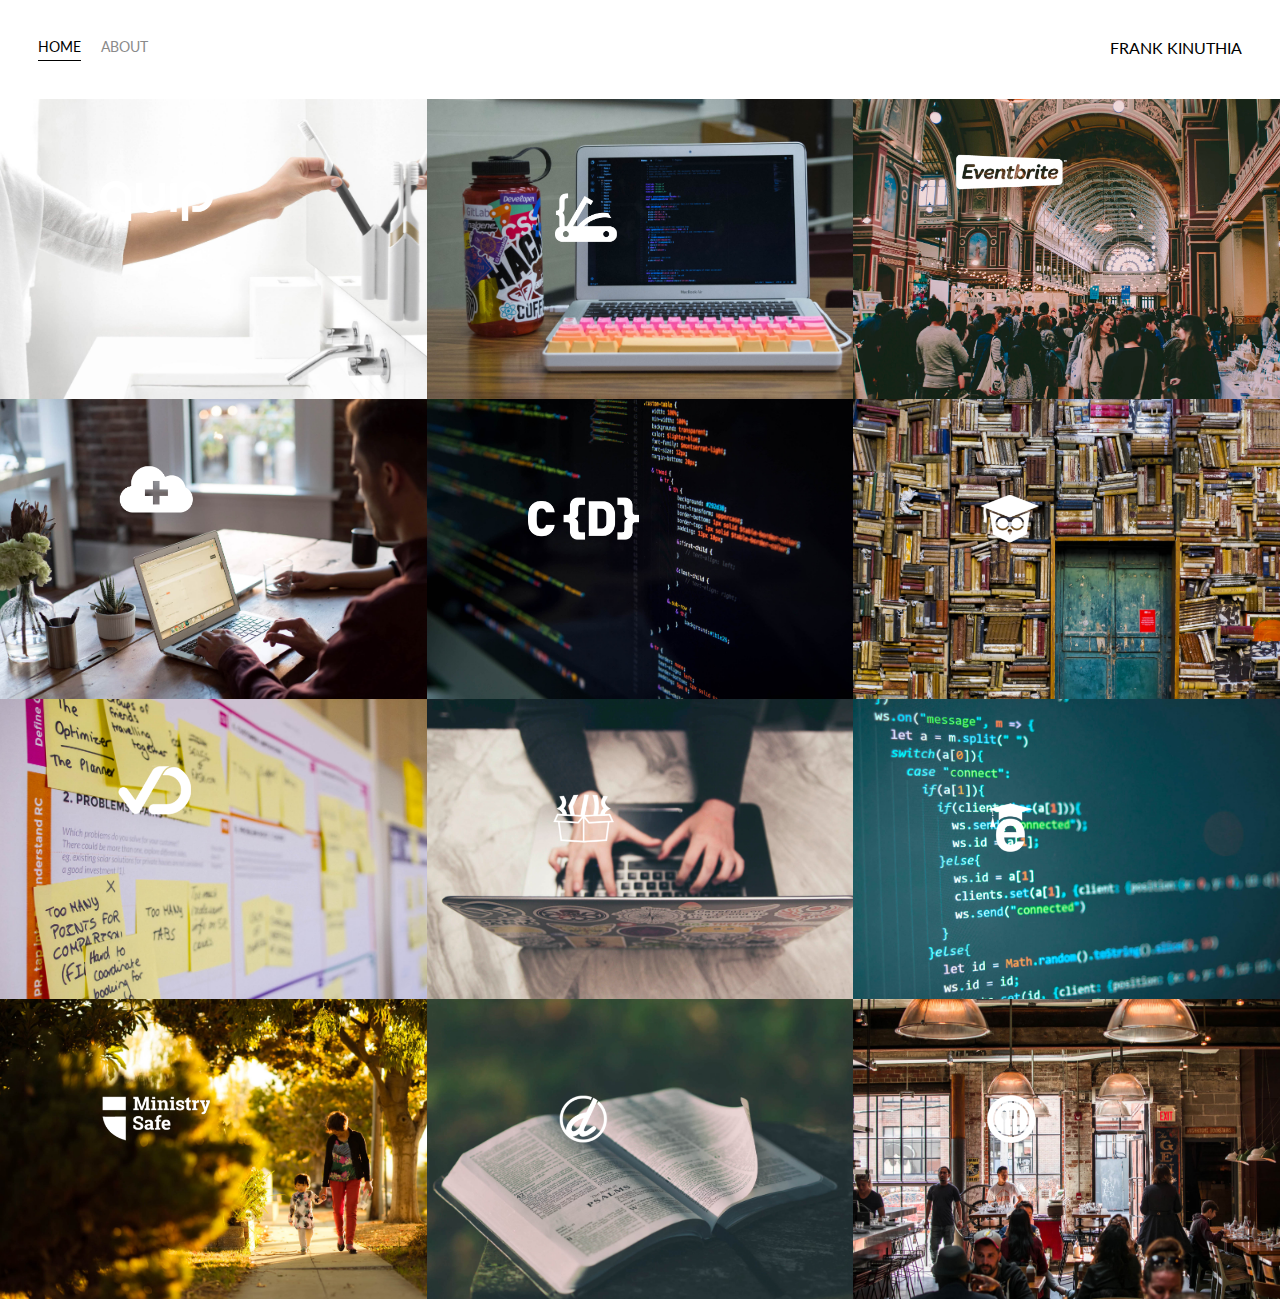
<file: index.html>
<!DOCTYPE html>
<html lang="en">
  <head>
    <meta charset="UTF-8" />
    <title>Portfolio Homepage</title>
    <link
      href="https://fonts.googleapis.com/css?family=Lato"
      rel="stylesheet"
    />
    <link rel="stylesheet" href="styles.css" />
  </head>

  <body>
    <div class="container">
      <div class="nav-wrapper">
        <div class="left-side">
          <div class="nav-link-wrapper active-nav-link">
            <a href="index.html">Home</a>
          </div>

          <div class="nav-link-wrapper">
            <a href="about.html">About</a>
          </div>
        </div>

        <div class="right-side">
          <div class="brand">FRANK KINUTHIA</div>
        </div>
      </div>

      <div class="content-wrapper">
        <div class="portfolio-items-wrapper">
          <div class="portfolio-item-wrapper">
            <div
              class="portfolio-img-background"
              style="background-image: url(images/portfolio1.jpg)"
            ></div>

            <div class="img-text-wrapper">
              <div class="logo-wrapper">
                <img src="images/logos/quip.png" alt="" />
              </div>

              <div class="subtitle">
                I built the Quip Ecommerce platform, named a Top 25 Invention by
                Time Magazine in 2016.
              </div>
            </div>
          </div>

          <div class="portfolio-item-wrapper">
            <div
              class="portfolio-img-background"
              style="background-image: url(images/portfolio2.jpg)"
            ></div>
            <div class="img-text-wrapper">
              <div class="logo-wrapper">
                <img src="images/logos/devcamp.png" alt="" />
              </div>

              <div class="subtitle">
                Coding bootcamp and learning management system.
              </div>
            </div>
          </div>

          <div class="portfolio-item-wrapper">
            <div
              class="portfolio-img-background"
              style="background-image: url(images/portfolio3.jpg)"
            ></div>
            <div class="img-text-wrapper">
              <div class="logo-wrapper">
                <img src="images/logos/eventbrite.png" alt="" />
              </div>

              <div class="subtitle">
                Eventbrite is the leading event management platform on the web
                with millions of individuals utilizing their applications to
                find, register or, and management events in numerous industries.
              </div>
            </div>
          </div>

          <div class="portfolio-item-wrapper">
            <div
              class="portfolio-img-background"
              style="background-image: url(images/portfolio4.jpg)"
            ></div>
            <div class="img-text-wrapper">
              <div class="logo-wrapper">
                <img src="images/logos/shop-hacker.png" alt="" />
              </div>

              <div class="subtitle">
                Shop Hacker allows you to easily import digital products such as
                elearning courses, software, and games directly into your
                ecommerce store.
              </div>
            </div>
          </div>

          <div class="portfolio-item-wrapper">
            <div
              class="portfolio-img-background"
              style="background-image: url(images/portfolio5.jpg)"
            ></div>
            <div class="img-text-wrapper">
              <div class="logo-wrapper">
                <img src="images/logos/crondose.png" alt="" />
              </div>

              <div class="subtitle">
                Online tutorials and productivity tips.
              </div>
            </div>
          </div>

          <div class="portfolio-item-wrapper">
            <div
              class="portfolio-img-background"
              style="background-image: url(images/portfolio6.jpg)"
            ></div>
            <div class="img-text-wrapper">
              <div class="logo-wrapper">
                <img src="images/logos/dailysmarty.png" alt="" />
              </div>

              <div class="subtitle">
                Keep track of what you learn every day.
              </div>
            </div>
          </div>

          <div class="portfolio-item-wrapper">
            <div
              class="portfolio-img-background"
              style="background-image: url(images/portfolio7.jpg)"
            ></div>
            <div class="img-text-wrapper">
              <div class="logo-wrapper">
                <img src="images/logos/dashtrack.png" alt="" />
              </div>

              <div class="subtitle">
                What you track improves. DashTrack is a journal that makes it
                easy to track your daily tasks and make the most of your time
                each day.
              </div>
            </div>
          </div>

          <div class="portfolio-item-wrapper">
            <div
              class="portfolio-img-background"
              style="background-image: url(images/portfolio8.jpg)"
            ></div>
            <div class="img-text-wrapper">
              <div class="logo-wrapper">
                <img src="images/logos/devtrunk.png" alt="" />
              </div>

              <div class="subtitle">Online shop for developer happiness.</div>
            </div>
          </div>

          <div class="portfolio-item-wrapper">
            <div
              class="portfolio-img-background"
              style="background-image: url(images/portfolio9.jpg)"
            ></div>
            <div class="img-text-wrapper">
              <div class="logo-wrapper">
                <img src="images/logos/edutechional.png" alt="" />
              </div>

              <div class="subtitle">Online technology tutorials.</div>
            </div>
          </div>

          <div class="portfolio-item-wrapper">
            <div
              class="portfolio-img-background"
              style="background-image: url(images/portfolio10.jpg)"
            ></div>
            <div class="img-text-wrapper">
              <div class="logo-wrapper">
                <img src="images/logos/ministry-safe.png" alt="" />
              </div>

              <div class="subtitle">
                A complete child safety system for organizations.
              </div>
            </div>
          </div>

          <div class="portfolio-item-wrapper">
            <div
              class="portfolio-img-background"
              style="background-image: url(images/portfolio11.jpg)"
            ></div>
            <div class="img-text-wrapper">
              <div class="logo-wrapper">
                <img src="images/logos/open-devos.png" alt="" />
              </div>

              <div class="subtitle">Publish and share daily devotionals.</div>
            </div>
          </div>

          <div class="portfolio-item-wrapper">
            <div
              class="portfolio-img-background"
              style="background-image: url(images/portfolio12.jpg)"
            ></div>
            <div class="img-text-wrapper">
              <div class="logo-wrapper">
                <img src="images/logos/toastability.png" alt="" />
              </div>

              <div class="subtitle">
                Easy way to manage the digital life of your bar or restaurant.
              </div>
            </div>
          </div>
        </div>
      </div>
    </div>
  </body>

  <script>
    const portfolioItems = document.querySelectorAll(".portfolio-item-wrapper");
  
    portfolioItems.forEach(portfolioItem => {
        portfolioItem.addEventListener("mouseover", () => {
            // console.log(portfolioItem);
            // consolle.log(portfolioItem.childNodes[1]);
            // console.log(portfolioItem.childNodes[1].classList);
            portfolioItem.childNodes[1].classList.add("img-darken");
        })
    })

    portfolioItems.forEach(portfolioItem => {
        portfolioItem.addEventListener("mouseout", () => {
            portfolioItem.childNodes[1].classList.remove("img-darken");
        })
    })
  </script>
</html>
</file>
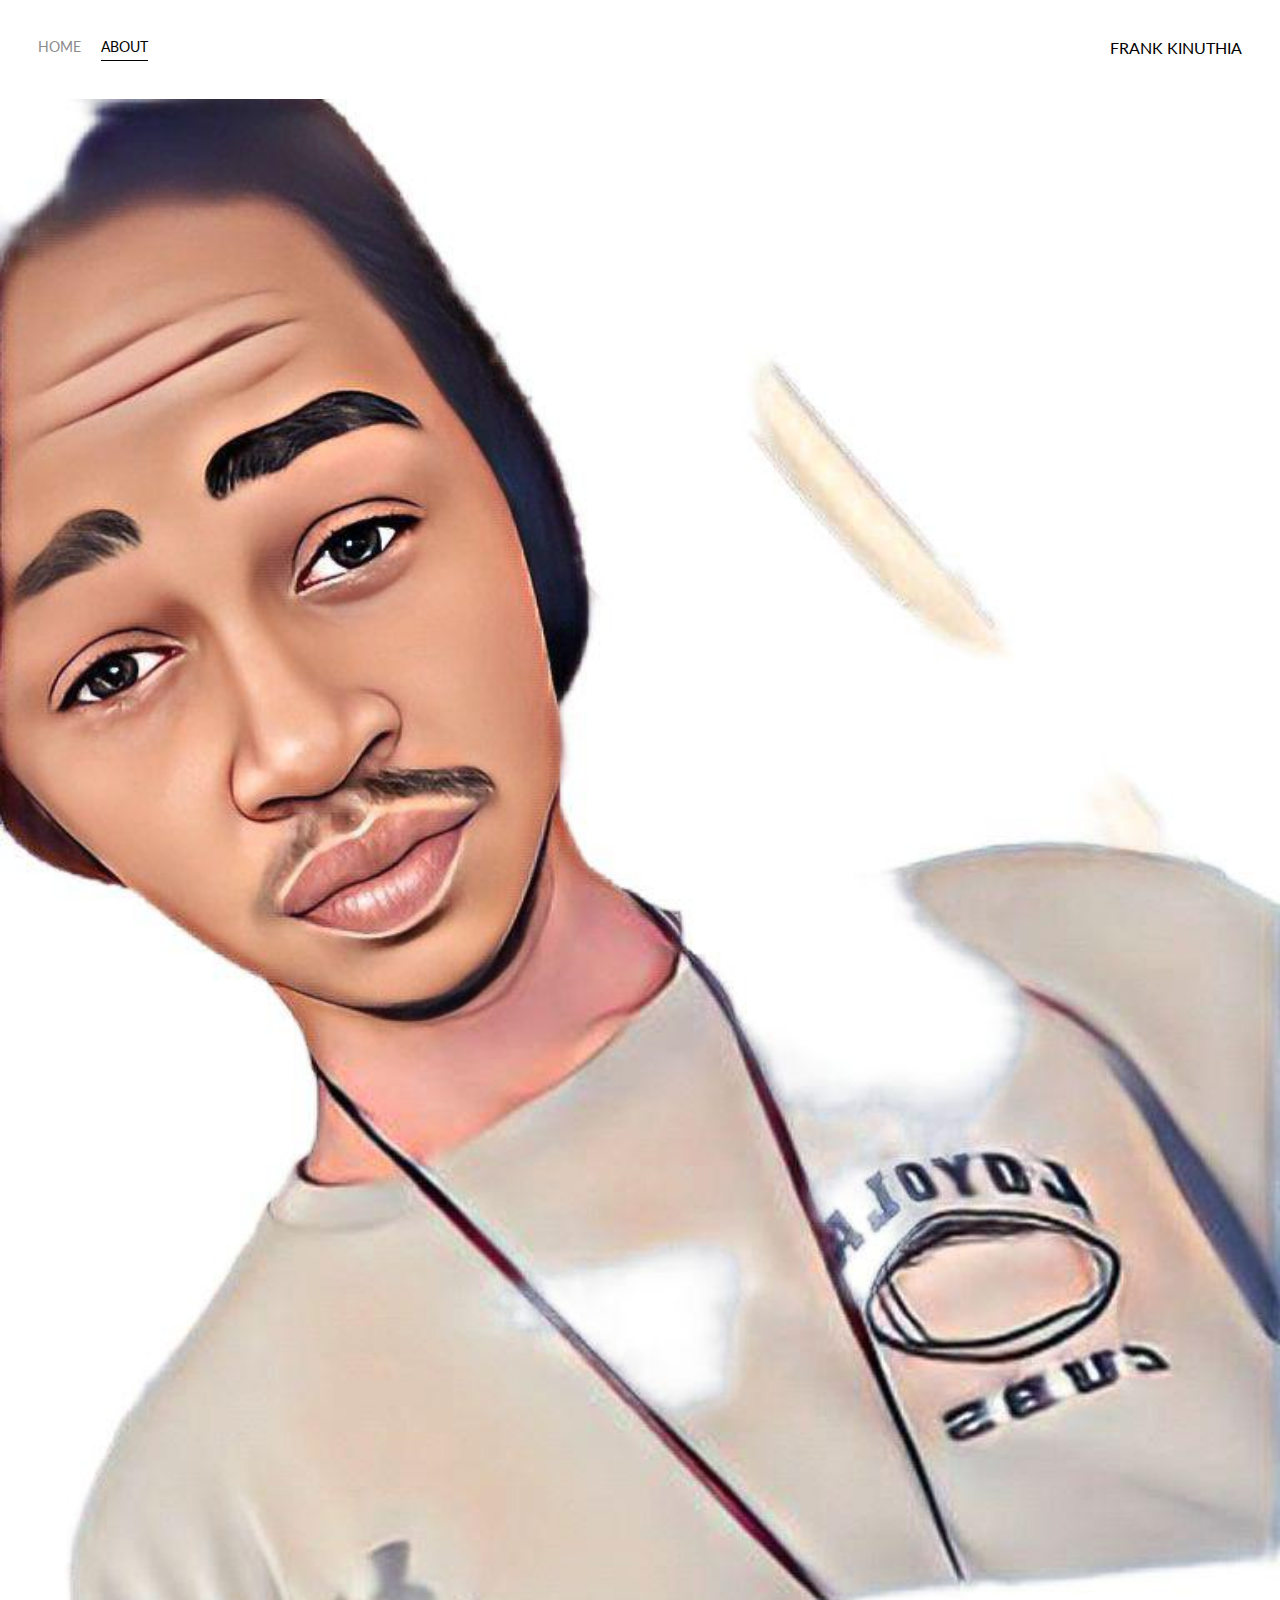
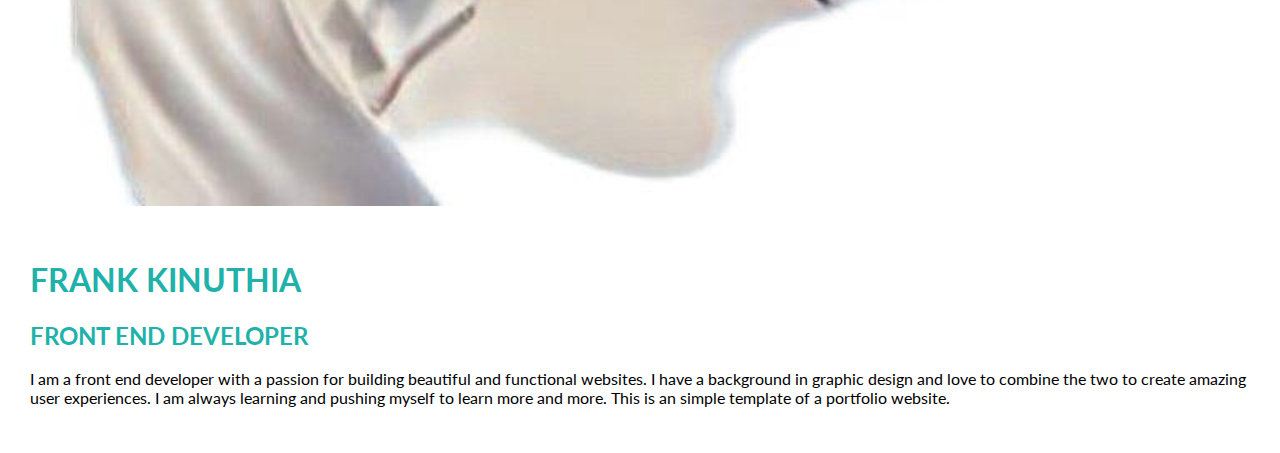
<file: about.html>
<!DOCTYPE html>
<html lang="en">

<head>
    <meta charset="UTF-8" />
    <title>About</title>
    <link href="https://fonts.googleapis.com/css?family=Lato" rel="stylesheet" />
    <link rel="stylesheet" href="styles.css" />
</head>

<body>
    <div class="container">
        <div class="nav-wrapper">
            <div class="left-side">
                <div class="nav-link-wrapper">
                    <a href="index.html">Home</a>
                </div>

                <div class="nav-link-wrapper active-nav-link">
                    <a href="about.html">About</a>
                </div>
            </div>

            <div class="right-side">
                <div class="brand">
                    FRANK KINUTHIA
                </div>
            </div>
        </div>

        <div class="content-wrapper">
            <div class="two-column-wrapper">
                <div class="profile-image-wrapper">
                    <img src="images/profile.jpg" />
                </div>

                <div class="profile-content-wrapper">
                    <h1>FRANK KINUTHIA</h1>
                    <h2>FRONT END DEVELOPER</h2>
                    <p>
                        I am a front end developer with a passion for building
                        beautiful and functional websites. I have a background in
                        graphic design and love to combine the two to create
                        amazing user experiences. I am always learning and
                        pushing myself to learn more and more.

                        This is an simple template of a portfolio website.
                    </p>
                </div>
            </div>

        </div>
    </div>
    </div>
</body>

</html>
</file>
<file: styles.css>
/* Master styles */

body{
    font-family: "Lato", sans-serif;
    margin: 0px;
}

.container {
    display:grid;
    grid-template-columns: 1fr;
}

/* Nav styles */

.nav-wrapper{
    display:flex;
    justify-content:space-between;
    padding: 38px;
}

.left-side{
    display:flex;
    align-items:center;
}

.nav-wrapper > .left-side > div {
    margin-right: 20px;
    font-size: 0.9em;
    text-transform: uppercase;
}

.nav-link-wrapper {
    height: 22px;
    border-bottom: 1px solid transparent;
    transition: border-bottom 0.5s;
}

.nav-link-wrapper a {
    color: #8a8a8a;
    text-decoration: none;
    transition: color 0.5s;
}

.nav-link-wrapper:hover {
    border-bottom: 1px solid #000;
}

.nav-link-wrapper a:hover {
    color: #000;
}

.active-nav-link {
    border-bottom: 1px solid #000;
}


.active-nav-link a {
    color: #000 !important;
}
/* Portfolio styles */

.portfolio-items-wrapper{
    display:grid;
    grid-template-columns: 1fr 1fr 1fr;
    /* grid-gap: 10px;
    padding: 20px; */
}

.portfolio-item-wrapper{
    position:relative;
}

.portfolio-img-background {
    height:300px;
    width:100%;
    background-size: cover;
    background-repeat: no-repeat;
}

.img-text-wrapper{
    position:absolute;
    top:0;
    display:flex;
    flex-direction: column;
    justify-content: center;
    align-items: center;
    height: 100%;
    padding-left: 100px;
    padding-right: 100px;
}

.logo-wrapper img {
    width:50%;
    margin-bottom: 20px;
}

/* Needs to be specific with selector */
.img-text-wrapper .subtitle{
    transition: 1s;
    font-weight: 600;
    color: transparent;
}

.img-text-wrapper:hover .subtitle {
    font-weight: 600;
    color:lightseagreen;
}

.img-darken{
    transition: 1sec;
    filter:brightness(10%);
}

/* About pg styles */

.two-colum-wrapper {
    display:grid;
    grid-template-columns: 1fr 1fr;
}

.profile-image-wrapper img {
    width: 100%;
}

.profile-content-wrapper {
    padding: 30px;
}

.profile-content-wrapper h1 {
    color:lightseagreen;
}

.profile-content-wrapper h2 {
    color:lightseagreen;
}
</file>
